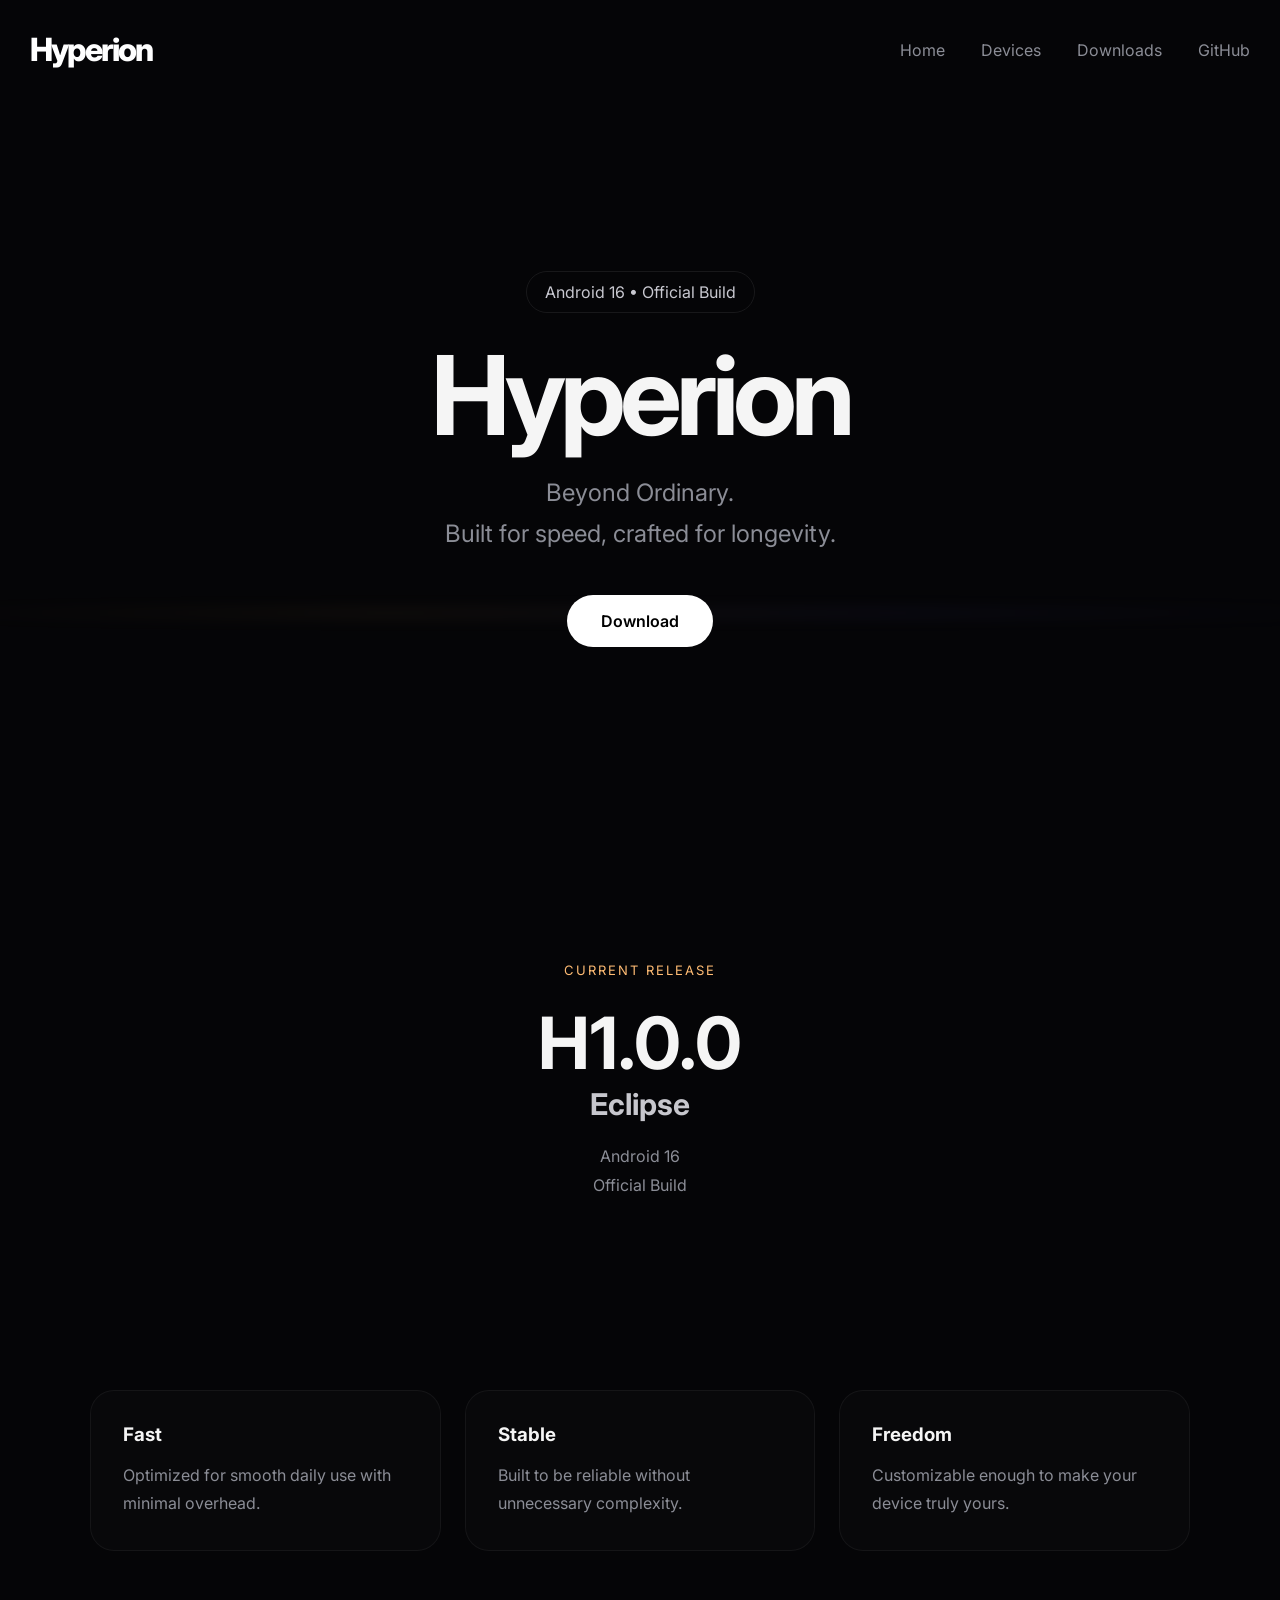
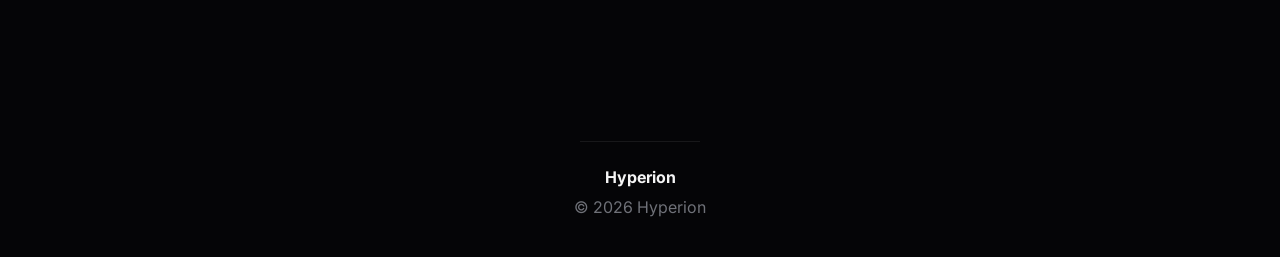
<file: index.html>
<!DOCTYPE html>
<html lang="en">
<head>
    <meta charset="UTF-8">
    <meta name="viewport" content="width=device-width, initial-scale=1.0">
    <title>Hyperion</title>

    <link rel="stylesheet" href="css/style.css">

    <link rel="preconnect" href="https://fonts.googleapis.com">
    <link href="https://fonts.googleapis.com/css2?family=Inter:wght@300;400;500;600;700;800&display=swap" rel="stylesheet">
</head>
<body>

<div class="horizon"></div>

<nav>

    <a class="logo" href="index.html">
        Hyperion
    </a>

    <div class="nav-links">
        <a href="index.html">Home</a>
        <a href="devices.html">Devices</a>
        <a href="#">Downloads</a>
        <a href="#">GitHub</a>
    </div>

</nav>

<section class="hero">

    <span class="badge">
        Android 16 • Official Build
    </span>

    <h1>Hyperion</h1>

    <p>
        Beyond Ordinary.
        <br>
        Built for speed, crafted for longevity.
    </p>

    <div class="buttons">
        <a href="devices.html" class="btn primary">
            Download
        </a>

</section>

<section class="release">

    <span class="section-title">
        Current Release
    </span>

    <h2>H1.0.0</h2>

    <h3>Eclipse</h3>

    <p>
        Android 16<br>
        Official Build
    </p>

</section>

<section class="features">

    <div class="feature">
        <h3>Fast</h3>
        <p>
            Optimized for smooth daily use with minimal overhead.
        </p>
    </div>

    <div class="feature">
        <h3>Stable</h3>
        <p>
            Built to be reliable without unnecessary complexity.
        </p>
    </div>

    <div class="feature">
        <h3>Freedom</h3>
        <p>
            Customizable enough to make your device truly yours.
        </p>
    </div>

</section>

<footer>

    <div class="footer-line"></div>

    <h4>Hyperion</h4>

    <p>© 2026 Hyperion</p>

</footer>

</body>
</html>
</file>
<file: css/style.css>
*{
    margin:0;
    padding:0;
    box-sizing:border-box;
}

html{
    scroll-behavior:smooth;
}

body{
    background:#050507;
    color:#f5f5f5;
    font-family:Inter,sans-serif;
    overflow-x:hidden;
}

/* Horizon */

.horizon{

    position:fixed;

    left:-10%;
    top:68%;

    width:120%;
    height:2px;

    background:
    linear-gradient(
        90deg,
        transparent,
        rgba(255,190,100,.3),
        rgba(120,110,255,.3),
        transparent
    );

    filter:blur(8px);

    animation:move 12s ease-in-out infinite;

    pointer-events:none;

    z-index:-1;

}

@keyframes move{

    0%{
        transform:translateX(-3%);
    }

    50%{
        transform:translateX(3%);
    }

    100%{
        transform:translateX(-3%);
    }

}

/* Navbar */

nav{

    max-width:1400px;

    margin:auto;

    padding:30px;

    display:flex;

    justify-content:space-between;

    align-items:center;

}

.logo{

    color:white;

    text-decoration:none;

    font-size:32px;

    font-weight:800;

    letter-spacing:-2px;

}

.nav-links{

    display:flex;

    gap:36px;

}

.nav-links a{

    color:#8b8d96;

    text-decoration:none;

    transition:.25s;

}

.nav-links a:hover{

    color:white;

}

/* Hero */

.hero{

    min-height:80vh;

    display:flex;

    flex-direction:column;

    justify-content:center;

    align-items:center;

    text-align:center;

    padding:40px;

}

.badge{

    padding:10px 18px;

    border:1px solid rgba(255,255,255,.08);

    border-radius:999px;

    color:#c8c8d0;

    margin-bottom:30px;

}

.hero h1{

    font-size:110px;

    letter-spacing:-6px;

    line-height:.95;

}

.hero p{

    margin-top:25px;

    color:#8b8d96;

    font-size:24px;

    line-height:1.7;

}

/* Buttons */

.buttons{

    display:flex;

    gap:18px;

    margin-top:40px;

}

.btn{

    text-decoration:none;

    padding:16px 34px;

    border-radius:999px;

    transition:.25s;

    font-weight:600;

}

.primary{

    background:white;

    color:black;

}

.primary:hover{

    transform:translateY(-2px);

}

.secondary{

    color:white;

    border:1px solid rgba(255,255,255,.08);

}

.secondary:hover{

    background:rgba(255,255,255,.03);

}

/* Release */

.release{

    max-width:900px;

    margin:100px auto;

    text-align:center;

    padding:40px;

}

.section-title{

    color:#ffbc74;

    text-transform:uppercase;

    letter-spacing:2px;

    font-size:13px;

}

.release h2{

    margin-top:20px;

    font-size:72px;

}

.release h3{

    font-size:30px;

    color:#c7c7cd;

    margin-bottom:20px;

}

.release p{

    color:#8b8d96;

    line-height:1.8;

}

/* Features */

.features{

    max-width:1200px;

    margin:auto;

    padding:50px;

    display:grid;

    grid-template-columns:repeat(auto-fit,minmax(250px,1fr));

    gap:24px;

}

.feature{

    border:1px solid rgba(255,255,255,.05);

    border-radius:24px;

    padding:32px;

    background:rgba(255,255,255,.015);

    transition:.3s;

}

.feature:hover{

    transform:translateY(-4px);

    border-color:rgba(255,190,100,.2);

}

.feature h3{

    margin-bottom:15px;

}

.feature p{

    color:#8b8d96;

    line-height:1.8;

}

/* Devices */

.device-hero{

    max-width:1450px;

    margin:auto;

    min-height:80vh;

    display:flex;

    align-items:center;

    justify-content:space-between;

    padding:50px;

}

.device-text{

    width:48%;

}

.device-text h1{

    font-size:82px;

    letter-spacing:-4px;

    line-height:.95;

    margin:25px 0;

}

.device-text p{

    color:#8b8d96;

    font-size:22px;

    line-height:1.7;

    margin-bottom:35px;

}

.device-image{

    width:50%;

    display:flex;

    justify-content:center;

}

.device-image img{

    max-width:650px;

    width:100%;

    transition:.35s;

    filter:drop-shadow(0 30px 80px rgba(0,0,0,.5));

}

.device-image img:hover{

    transform:translateY(-8px);

}

.device-list{

    max-width:1100px;

    margin:60px auto;

    padding:30px;

}

.device-list h2{

    margin-bottom:25px;

}

.device-card{

    display:flex;

    justify-content:space-between;

    align-items:center;

    border:1px solid rgba(255,255,255,.05);

    border-radius:24px;

    padding:28px;

    background:rgba(255,255,255,.015);

}

.device-card p{

    color:#8b8d96;

}

.device-card span{

    color:#ffbc74;

    font-weight:600;

}

/* Footer */

footer{

    margin-top:100px;

    padding:40px;

    text-align:center;

}

.footer-line{

    width:120px;

    height:1px;

    background:rgba(255,255,255,.08);

    margin:0 auto 25px;

}

footer h4{

    margin-bottom:10px;

}

footer p{

    color:#6f7178;

}

/* Mobile */

@media(max-width:1000px){

    .nav-links{
        display:none;
    }

    .hero h1{
        font-size:70px;
    }

    .hero p{
        font-size:20px;
    }

    .device-hero{

        flex-direction:column;

        text-align:center;

        gap:50px;

    }

    .device-text,
    .device-image{

        width:100%;

    }

    .device-text h1{

        font-size:60px;

    }

}
</file>
